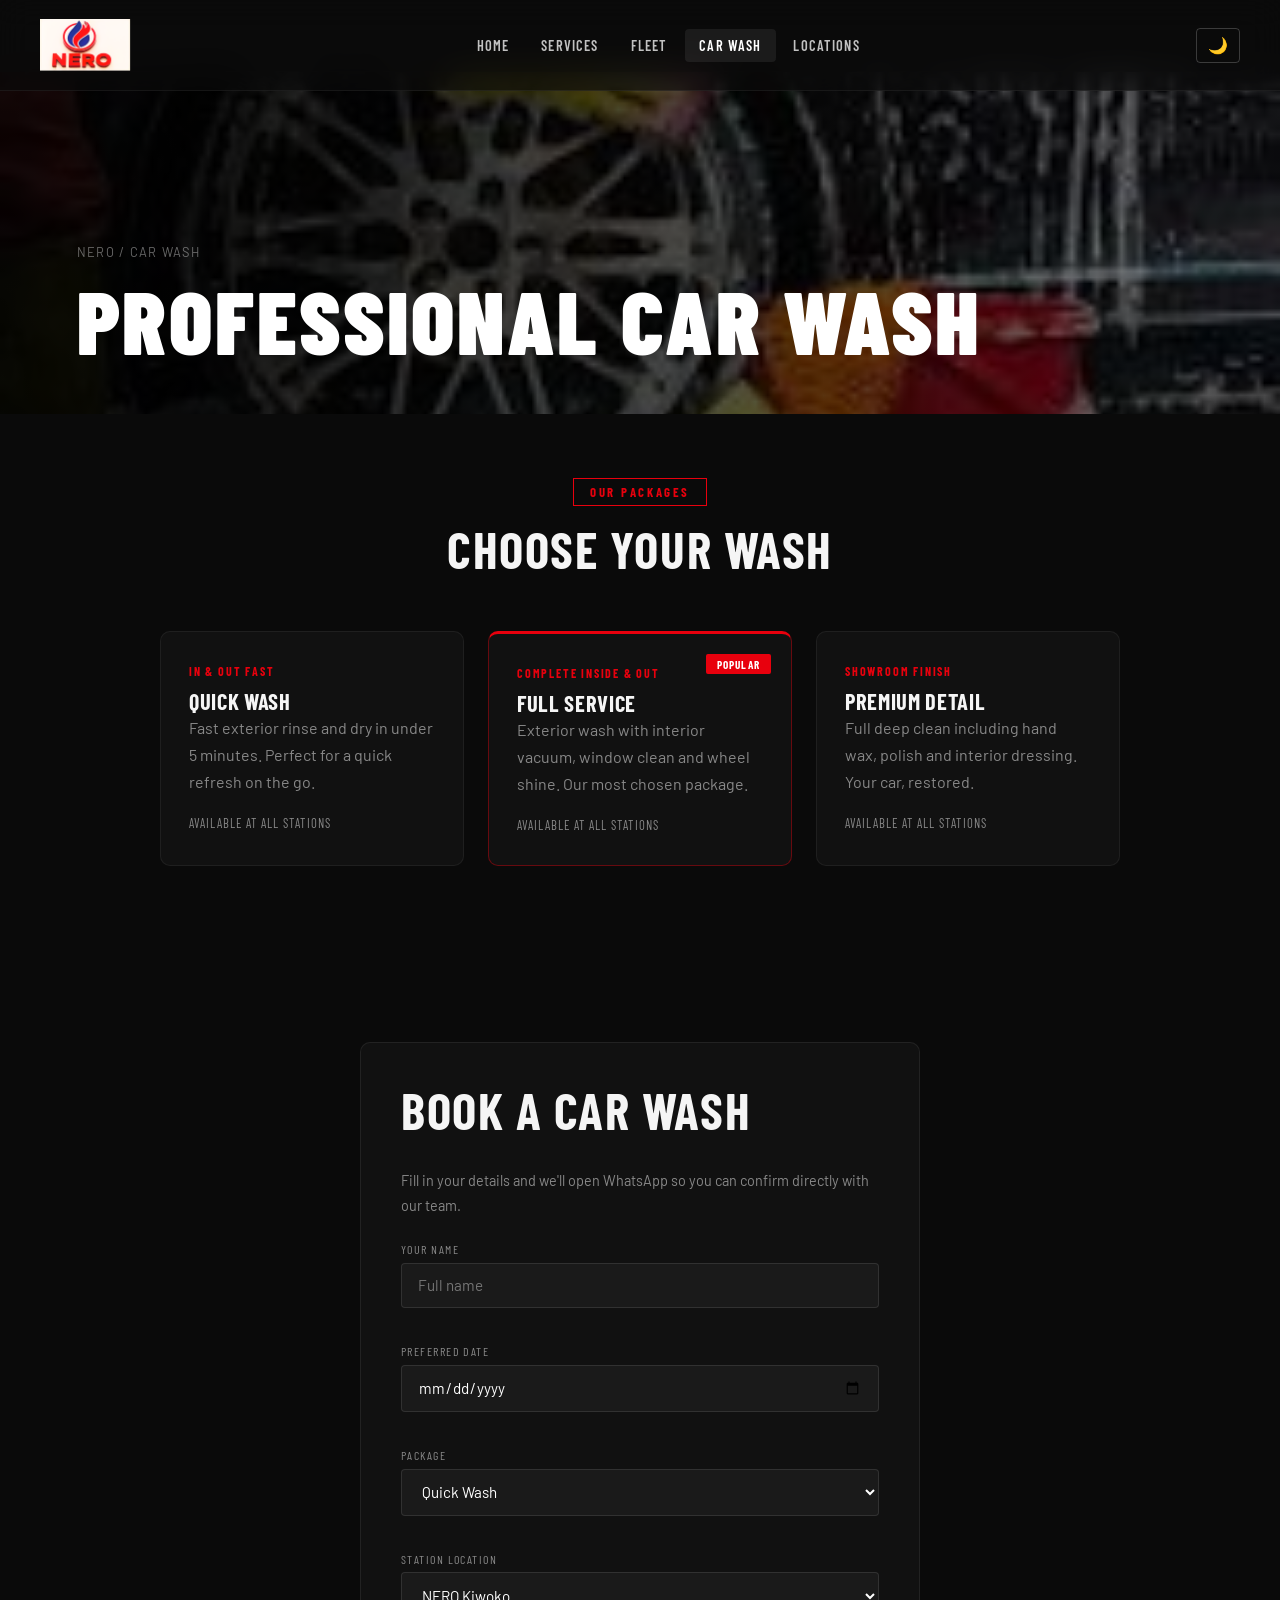
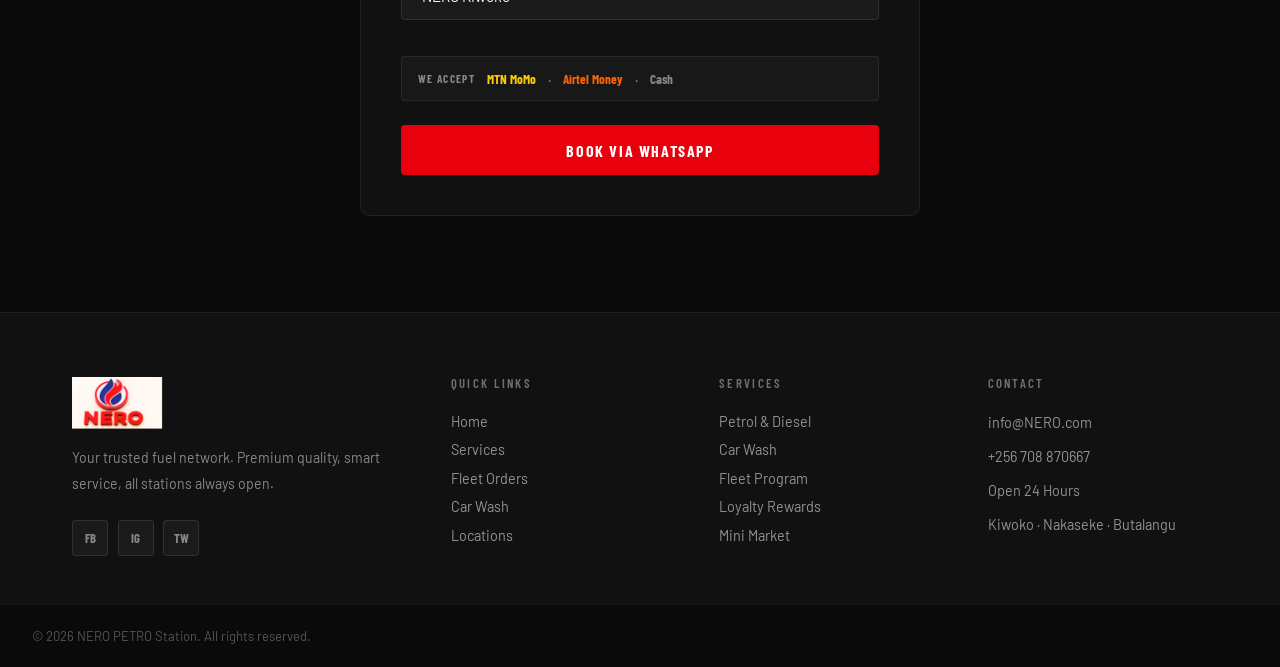
<file: pages/carwash.html>
<!DOCTYPE html>
<html lang="en">
<head>
<meta charset="UTF-8">
<meta name="viewport" content="width=device-width, initial-scale=1.0">
<link rel="icon" href="../images/nerologo2.png" type="image/png">
<title>Car Wash — NERO</title>
<link rel="stylesheet" href="../css/style.css">
<link href="https://fonts.googleapis.com/css2?family=Barlow+Condensed:wght@400;600;700;900&family=Barlow:wght@300;400;500&display=swap" rel="stylesheet">
</head>
<body>

<header id="mainHeader">
  <a href="../index.html" class="logo-wrap">
    <img src="../images/nerologo2.png" alt="NERO" id="logo">
    <span class="logo-text"><span></span></span>
  </a>
  <nav class="main-nav" id="mainNav">
    <a href="../index.html">Home</a>
    <a href="services.html">Services</a>
    <!--<a href="prices.html">Fuel Prices</a>-->
    <a href="fleet.html">Fleet</a>
    <a href="carwash.html" class="active">Car Wash</a>
    <a href="location.html">Locations</a>
    <!--<a href="pages/admin.html" class="nav-admin">Admin</a>-->
  </nav>
  <div class="header-right">
    <button id="themeToggle">🌙</button>
    <div class="menu-toggle" id="menuToggle"><span></span><span></span><span></span></div>
  </div>
</header>

<div class="page-hero" style="background-image: linear-gradient(to right, rgba(0,0,0,0.92), rgba(0,0,0,0.5)), url('../images/carwash.jpg');">
  <div class="breadcrumb">NERO / Car Wash</div>
  <h1>Professional Car Wash</h1>
</div>

<!-- PACKAGES -->
<section class="section visible" style="padding-top:4rem;">
  <div class="container">
    <div class="section-header">
      <span class="section-tag">Our Packages</span>
      <h2>Choose Your Wash</h2>
    </div>
    <div style="display:grid; grid-template-columns: repeat(auto-fit, minmax(260px, 1fr)); gap:1.5rem; max-width:960px; margin:0 auto 4rem;">
      <div class="card">
        <div style="font-family:var(--font-head); font-size:0.75rem; font-weight:700; letter-spacing:0.15em; color:var(--red); text-transform:uppercase; margin-bottom:0.75rem;">In &amp; Out Fast</div>
        <h3>Quick Wash</h3>
        <p>Fast exterior rinse and dry in under 5 minutes. Perfect for a quick refresh on the go.</p>
        <div style="margin-top:1.25rem; font-family:var(--font-head); font-size:0.8rem; letter-spacing:0.08em; color:var(--muted); text-transform:uppercase;">Available at all stations</div>
      </div>
      <div class="card" style="border-color: rgba(232,0,13,0.4); border-top: 3px solid var(--red); position:relative;">
        <div style="position:absolute; top:1.25rem; right:1.25rem; background:var(--red); color:#fff; font-family:var(--font-head); font-size:0.7rem; font-weight:700; letter-spacing:0.1em; text-transform:uppercase; padding:0.2rem 0.7rem; border-radius:2px;">Popular</div>
        <div style="font-family:var(--font-head); font-size:0.75rem; font-weight:700; letter-spacing:0.15em; color:var(--red); text-transform:uppercase; margin-bottom:0.75rem;">Complete Inside &amp; Out</div>
        <h3>Full Service</h3>
        <p>Exterior wash with interior vacuum, window clean and wheel shine. Our most chosen package.</p>
        <div style="margin-top:1.25rem; font-family:var(--font-head); font-size:0.8rem; letter-spacing:0.08em; color:var(--muted); text-transform:uppercase;">Available at all stations</div>
      </div>
      <div class="card">
        <div style="font-family:var(--font-head); font-size:0.75rem; font-weight:700; letter-spacing:0.15em; color:var(--red); text-transform:uppercase; margin-bottom:0.75rem;">Showroom Finish</div>
        <h3>Premium Detail</h3>
        <p>Full deep clean including hand wax, polish and interior dressing. Your car, restored.</p>
        <div style="margin-top:1.25rem; font-family:var(--font-head); font-size:0.8rem; letter-spacing:0.08em; color:var(--muted); text-transform:uppercase;">Available at all stations</div>
      </div>
    </div>
  </div>
</section>

<!-- BOOKING FORM -->
<section class="section" style="padding-top:1rem;">
  <div class="container">
    <div class="form-section">
      <h2>Book a Car Wash</h2>
      <p style="margin-bottom:1.5rem; font-size:0.9rem; color:var(--muted);">Fill in your details and we'll open WhatsApp so you can confirm directly with our team.</p>
      <div class="form-group">
        <label>Your Name</label>
        <input type="text" id="cwName" placeholder="Full name">
      </div>
      <div class="form-group">
        <label>Preferred Date</label>
        <input type="date" id="cwDate">
      </div>
      <div class="form-group">
        <label>Package</label>
        <select id="cwPackage">
          <option>Quick Wash</option>
          <option>Full Service</option>
          <option>Premium Detail</option>
        </select>
      </div>
      <div class="form-group">
        <label>Station Location</label>
        <select id="cwStation">
          <option>NERO Kiwoko</option>
          <option>NERO Nakaseke</option>
          <option>NERO Butalangu</option>
        </select>
      </div>

      <!-- Mobile Money badge -->
      <div style="display:flex; align-items:center; gap:0.75rem; padding:0.75rem 1rem; background:rgba(255,255,255,0.03); border:1px solid rgba(255,255,255,0.07); border-radius:var(--radius); margin-bottom:1rem;">
        <span style="font-family:var(--font-head); font-size:0.7rem; font-weight:700; letter-spacing:0.12em; text-transform:uppercase; color:var(--muted);">We accept</span>
        <span style="font-family:var(--font-head); font-size:0.82rem; font-weight:700; color:#ffcc00;">MTN MoMo</span>
        <span style="color:var(--muted);">·</span>
        <span style="font-family:var(--font-head); font-size:0.82rem; font-weight:700; color:#ff6200;">Airtel Money</span>
        <span style="color:var(--muted);">·</span>
        <span style="font-family:var(--font-head); font-size:0.82rem; font-weight:700; color:var(--muted);">Cash</span>
      </div>

      <button class="btn btn-primary" style="width:100%; margin-top:0.5rem;" onclick="bookCarWashWhatsApp()">
        Book via WhatsApp
      </button>
    </div>
  </div>
</section>

<script>
function bookCarWashWhatsApp() {
  const name    = document.getElementById('cwName').value.trim();
  const date    = document.getElementById('cwDate').value;
  const pkg     = document.getElementById('cwPackage').value;
  const station = document.getElementById('cwStation').value;
  let msg = 'Hello NERO, I would like to book a car wash.';
  if (name)    msg += `\nName: ${name}`;
  if (pkg)     msg += `\nPackage: ${pkg}`;
  if (station) msg += `\nStation: ${station}`;
  if (date)    msg += `\nPreferred Date: ${date}`;
  window.open(`https://wa.me/256708870667?text=${encodeURIComponent(msg)}`, '_blank');
}
</script>

<footer>
  <div class="footer-inner container">
    <div class="footer-brand">
      <img src="../images/nerologo2.png" alt="NERO" class="footer-logo-img">
      <p>Your trusted fuel network. Premium quality, smart service, all stations always open.</p>
      <div class="footer-socials">
        <a href="#">FB</a>
        <a href="#">IG</a>
        <a href="#">TW</a>
      </div>
    </div>
    <div class="footer-links">
      <h4>Quick Links</h4>
      <ul>
        <li><a href="../index.html">Home</a></li>
        <li><a href="services.html">Services</a></li>
        <li><a href="fleet.html">Fleet Orders</a></li>
        <li><a href="carwash.html">Car Wash</a></li>
        <li><a href="location.html">Locations</a></li>
      </ul>
    </div>
    <div class="footer-links">
      <h4>Services</h4>
      <ul>
        <li><a href="services.html">Petrol &amp; Diesel</a></li>
        <li><a href="carwash.html">Car Wash</a></li>
        <li><a href="fleet.html">Fleet Program</a></li>
        <li><a href="services.html">Loyalty Rewards</a></li>
        <li><a href="services.html">Mini Market</a></li>
      </ul>
    </div>
    <div class="footer-contact">
      <h4>Contact</h4>
      <p>info@NERO.com</p>
      <p>+256 708 870667</p>
      <p>Open 24 Hours</p>
      <p>Kiwoko · Nakaseke · Butalangu</p>
    </div>
  </div>
  <div class="footer-bottom">
    <p>© 2026 NERO PETRO Station. All rights reserved.</p>
  </div>
</footer>

<script src="../js/theme.js"></script>
<script src="../js/script.js"></script>
</body>
</html>
</file>
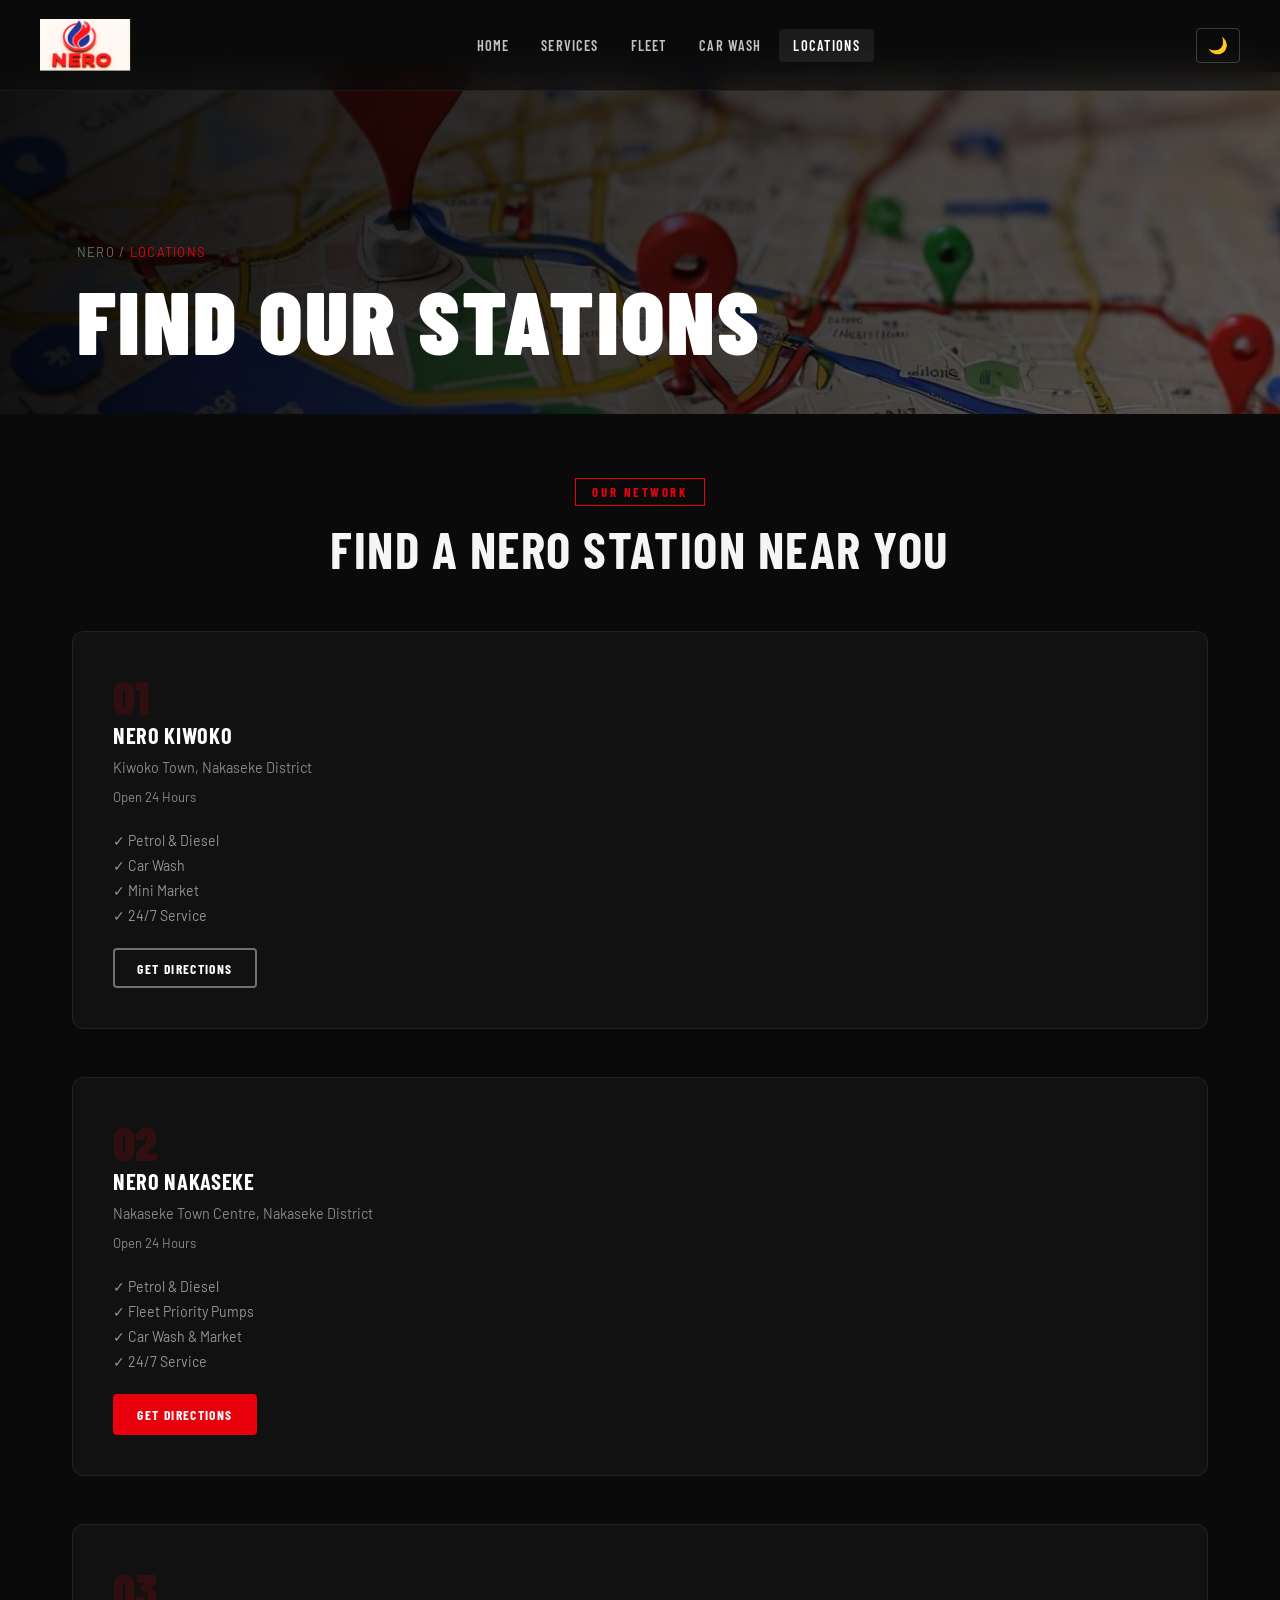
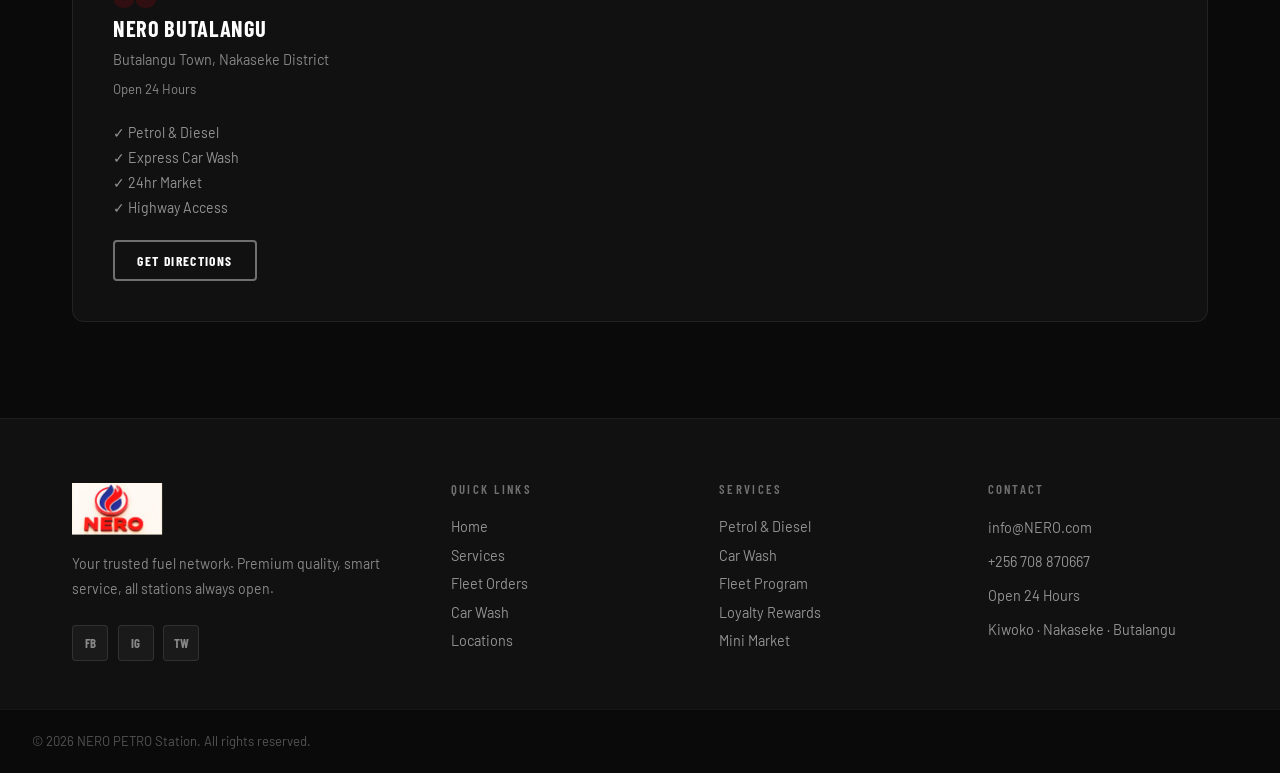
<file: pages/location.html>
<!DOCTYPE html>
<html lang="en">
<head>
<meta charset="UTF-8">
<meta name="viewport" content="width=device-width, initial-scale=1.0">
<link rel="icon" href="../images/nerologo2.png" type="image/png">
<title>Locations — NERO</title>
<link rel="stylesheet" href="../css/style.css">
<link href="https://fonts.googleapis.com/css2?family=Barlow+Condensed:wght@400;600;700;900&family=Barlow:wght@300;400;500&display=swap" rel="stylesheet">
</head>
<body>

<header id="mainHeader">
  <a href="../index.html" class="logo-wrap">
    <img src="../images/nerologo2.png" alt="NERO" id="logo">
    <span class="logo-text"><span></span></span>
  </a>
  <nav class="main-nav" id="mainNav">
    <a href="../index.html">Home</a>
    <a href="services.html">Services</a>
    <!--<a href="prices.html">Fuel Prices</a>-->
    <a href="fleet.html">Fleet</a>
    <a href="carwash.html">Car Wash</a>
    <a href="location.html" class="active">Locations</a>
    <!--<a href="pages/admin.html" class="nav-admin">Admin</a>-->
  </nav>
  <div class="header-right">
    <button id="themeToggle">🌙</button>
    <div class="menu-toggle" id="menuToggle"><span></span><span></span><span></span></div>
  </div>
</header>

<div class="page-hero" style="background-image: linear-gradient(to right, rgba(0,0,0,0.92), rgba(0,0,0,0.55)), url('../images/location.jpg');">
  <div class="breadcrumb">NERO / <span>Locations</span></div>
  <h1>Find Our Stations</h1>
</div>

<!-- LOCATION CARDS -->
<section class="section visible" style="padding-top:4rem;">
  <div class="container">
    <div class="section-header">
      <span class="section-tag">Our Network</span>
      <h2>Find a Nero station Near You</h2>
    </div>

    <!-- STATION 1 -->
    <div style="display:grid; grid-template-columns:1fr 1.6fr; gap:2rem; align-items:start; margin-bottom:3rem; background:var(--dark); border:1px solid rgba(255,255,255,0.07); border-radius:12px; overflow:hidden;">
      <div style="padding:2.5rem;">
        <div style="font-family:var(--font-head); font-size:3rem; font-weight:900; color:rgba(232,0,13,0.15); line-height:1; margin-bottom:-0.5rem;">01</div>
        <h3 style="color:var(--white); margin:0.75rem 0 0.5rem;">NERO Kiwoko</h3>
        <p style="margin-bottom:0.35rem; font-size:0.9rem;">Kiwoko Town, Nakaseke District</p>
        <p style="margin-bottom:1.5rem; font-size:0.82rem; color:var(--muted);">Open 24 Hours</p>
        <ul style="display:flex; flex-direction:column; gap:0.5rem; margin-bottom:1.5rem;">
          <li style="font-size:0.88rem; color:rgba(255,255,255,0.55);">✓ Petrol & Diesel</li>
          <li style="font-size:0.88rem; color:rgba(255,255,255,0.55);">✓ Car Wash</li>
          <li style="font-size:0.88rem; color:rgba(255,255,255,0.55);">✓ Mini Market</li>
          <li style="font-size:0.88rem; color:rgba(255,255,255,0.55);">✓ 24/7 Service</li>
        </ul>
        <a href="https://maps.app.goo.gl/nMHhwyh8y99r3eC2A?g_st=ic" target="_blank" class="btn btn-outline btn-sm">Get Directions</a>
      </div>
      <div class="location">
        <iframe
          src="https://maps.google.com/maps?q=Kiwoko+Uganda&z=15&output=embed"
          width="100%" height="280" style="border:0; border-radius:0; margin:0; display:block;" allowfullscreen loading="lazy">
        </iframe>
      </div>
    </div>

    <!-- STATION 2 -->
    <div style="display:grid; grid-template-columns:1fr 1.6fr; gap:2rem; align-items:start; margin-bottom:3rem; background:var(--dark); border:1px solid rgba(255,255,255,0.07); border-radius:12px; overflow:hidden;">
      <div style="padding:2.5rem;">
        <div style="font-family:var(--font-head); font-size:3rem; font-weight:900; color:rgba(232,0,13,0.15); line-height:1; margin-bottom:-0.5rem;">02</div>
        <h3 style="color:var(--white); margin:0.75rem 0 0.5rem;">NERO Nakaseke</h3>
        <p style="margin-bottom:0.35rem; font-size:0.9rem;">Nakaseke Town Centre, Nakaseke District</p>
        <p style="margin-bottom:1.5rem; font-size:0.82rem; color:var(--muted);">Open 24 Hours</p>
        <ul style="display:flex; flex-direction:column; gap:0.5rem; margin-bottom:1.5rem;">
          <li style="font-size:0.88rem; color:rgba(255,255,255,0.55);">✓ Petrol & Diesel</li>
          <li style="font-size:0.88rem; color:rgba(255,255,255,0.55);">✓ Fleet Priority Pumps</li>
          <li style="font-size:0.88rem; color:rgba(255,255,255,0.55);">✓ Car Wash & Market</li>
          <li style="font-size:0.88rem; color:rgba(255,255,255,0.55);">✓ 24/7 Service</li>
        </ul>
        <a href="https://maps.app.goo.gl/nMHhwyh8y99r3eC2A?g_st=ic" target="_blank" class="btn btn-primary btn-sm">Get Directions</a>
      </div>
      <div class="location">
        <iframe
          src="https://maps.google.com/maps?q=Nakaseke+Uganda&z=15&output=embed"
          width="100%" height="280" style="border:0; border-radius:0; margin:0; display:block;" allowfullscreen loading="lazy">
        </iframe>
      </div>
    </div>

    <!-- STATION 3 -->
    <div style="display:grid; grid-template-columns:1fr 1.6fr; gap:2rem; align-items:start; background:var(--dark); border:1px solid rgba(255,255,255,0.07); border-radius:12px; overflow:hidden;">
      <div style="padding:2.5rem;">
        <div style="font-family:var(--font-head); font-size:3rem; font-weight:900; color:rgba(232,0,13,0.15); line-height:1; margin-bottom:-0.5rem;">03</div>
        <h3 style="color:var(--white); margin:0.75rem 0 0.5rem;">NERO Butalangu</h3>
        <p style="margin-bottom:0.35rem; font-size:0.9rem;">Butalangu Town, Nakaseke District</p>
        <p style="margin-bottom:1.5rem; font-size:0.82rem; color:var(--muted);">Open 24 Hours</p>
        <ul style="display:flex; flex-direction:column; gap:0.5rem; margin-bottom:1.5rem;">
          <li style="font-size:0.88rem; color:rgba(255,255,255,0.55);">✓ Petrol & Diesel</li>
          <li style="font-size:0.88rem; color:rgba(255,255,255,0.55);">✓ Express Car Wash</li>
          <li style="font-size:0.88rem; color:rgba(255,255,255,0.55);">✓ 24hr Market</li>
          <li style="font-size:0.88rem; color:rgba(255,255,255,0.55);">✓ Highway Access</li>
        </ul>
        <a href="https://maps.app.goo.gl/PLgkYdh5cxWp8JKV9?g_st=ic" target="_blank" class="btn btn-outline btn-sm">Get Directions</a>
      </div>
      <div class="location">
        <iframe
          src="https://maps.google.com/maps?q=0.8229166,32.2443118&z=16&output=embed"
          width="100%" height="280" style="border:0; border-radius:0; margin:0; display:block;" allowfullscreen loading="lazy">
        </iframe>
      </div>
    </div>

  </div>
</section>

<footer>
  <div class="footer-inner container">
    <div class="footer-brand">
      <img src="../images/nerologo2.png" alt="NERO" class="footer-logo-img">
      <p>Your trusted fuel network. Premium quality, smart service, all stations always open.</p>
      <div class="footer-socials">
        <a href="#">FB</a>
        <a href="#">IG</a>
        <a href="#">TW</a>
      </div>
    </div>
    <div class="footer-links">
      <h4>Quick Links</h4>
      <ul>
        <li><a href="../index.html">Home</a></li>
        <li><a href="services.html">Services</a></li>
        <li><a href="fleet.html">Fleet Orders</a></li>
        <li><a href="carwash.html">Car Wash</a></li>
        <li><a href="location.html">Locations</a></li>
      </ul>
    </div>
    <div class="footer-links">
      <h4>Services</h4>
      <ul>
        <li><a href="services.html">Petrol &amp; Diesel</a></li>
        <li><a href="carwash.html">Car Wash</a></li>
        <li><a href="fleet.html">Fleet Program</a></li>
        <li><a href="services.html">Loyalty Rewards</a></li>
        <li><a href="services.html">Mini Market</a></li>
      </ul>
    </div>
    <div class="footer-contact">
      <h4>Contact</h4>
      <p>info@NERO.com</p>
      <p>+256 708 870667</p>
      <p>Open 24 Hours</p>
      <p>Kiwoko · Nakaseke · Butalangu</p>
    </div>
  </div>
  <div class="footer-bottom">
    <p>© 2026 NERO PETRO Station. All rights reserved.</p>
  </div>
</footer>

<script src="../js/theme.js"></script>
<script src="../js/script.js"></script>
</body>
</html>
</file>
<file: css/style.css>
/* ===================================================
   NERO — PREMIUM DARK CSS
   Bold / Red / Black / Industrial
=================================================== */

/* ── FONTS ── */
@import url('https://fonts.googleapis.com/css2?family=Barlow+Condensed:wght@400;600;700;900&family=Barlow:wght@300;400;500&display=swap');

/* ── VARIABLES ── */
:root {
  --red:       #e8000d;
  --red-dark:  #b0000a;
  --red-glow:  rgba(232,0,13,0.35);
  --black:     #0a0a0a;
  --dark:      #111111;
  --dark2:     #1a1a1a;
  --dark3:     #222222;
  --mid:       #333333;
  --light:     #f5f5f5;
  --muted:     #888888;
  --white:     #ffffff;
  --font-head: 'Barlow Condensed', sans-serif;
  --font-body: 'Barlow', sans-serif;
  --radius:    4px;
  --radius-lg: 10px;
  --trans:     0.3s ease;
  --shadow:    0 8px 32px rgba(0,0,0,0.5);
}

/* ── RESET ── */
*, *::before, *::after {
  margin: 0; padding: 0;
  box-sizing: border-box;
}

html { scroll-behavior: smooth; }

body {
  font-family: var(--font-body);
  background: var(--black);
  color: var(--light);
  min-height: 100vh;
  transition: background var(--trans), color var(--trans);
  overflow-x: hidden;
}

/* ══════════════════════════════
   LIGHT MODE — WARM OFF-WHITE PREMIUM
══════════════════════════════ */

/* ── CSS variables override for light mode ── */
body.light {
  background: #f7f4f0;
  color: #1a1208;

  /* Override dark vars for light context */
  --black:  #f7f4f0;
  --dark:   #ffffff;
  --dark2:  #f0ece6;
  --dark3:  #e8e3dc;
  --mid:    #d4cec6;
  --light:  #1a1208;
  --muted:  #7a6f64;
  --white:  #1a1208;
}

/* ── Body & base text ── */
body.light p { color: #5a5048; }
body.light h1, body.light h2, body.light h3,
body.light h4 { color: #1a1208; }

/* ── Header ── */
body.light header {
  background: rgba(255,252,248,0.96);
  border-bottom: 2px solid var(--red);
  box-shadow: 0 2px 20px rgba(26,18,8,0.08);
}
body.light header.scrolled {
  background: rgba(255,252,248,0.99);
}
body.light nav.main-nav a { color: #3a3028; }
body.light nav.main-nav a:hover,
body.light nav.main-nav a.active { color: #1a1208; background: rgba(232,0,13,0.06); }
body.light .logo-text { color: #1a1208; }
body.light #themeToggle { border-color: rgba(26,18,8,0.15); color: #3a3028; }

/* ── Ticker stays dark — brand anchor ── */
body.light .ticker-bar { background: #1a1208; }

/* ── Sections alternate warm tones ── */
body.light section.section { background: #f7f4f0; }
body.light .why-section    { background: #ffffff; }
body.light .promos-section { background: #ffffff; border-bottom: 1px solid #e8e3dc; }
body.light .status-section { background: #f7f4f0; }
body.light .fuel-explainer-section { background: #ffffff; border-color: #e8e3dc; }
body.light .loyalty-section { background: #f7f4f0; border-color: #e8e3dc; }
body.light .news-section { background: #ffffff; }
body.light .locations-section { background: #f7f4f0; }
body.light .services-section { background: #ffffff; }

/* ── Cards — white with warm shadows ── */
body.light .card {
  background: #ffffff;
  border-color: #e8e3dc;
  box-shadow: 0 2px 12px rgba(26,18,8,0.06);
  color: #1a1208;
}
body.light .card:hover {
  box-shadow: 0 8px 28px rgba(26,18,8,0.12);
  border-color: rgba(232,0,13,0.3);
}
body.light .card h3,
body.light .card h4 { color: #1a1208; }
body.light .card p { color: #5a5048; }

/* ── Service cards ── */
body.light .service-card { background: #1a1208; }
body.light .service-card-bg { opacity: 0.25; }
body.light .service-card:hover .service-card-bg { opacity: 0.4; }

/* ── Why cards ── */
body.light .why-card {
  background: #f7f4f0;
  border-color: #e8e3dc;
  box-shadow: 0 2px 12px rgba(26,18,8,0.05);
}
body.light .why-card:hover { border-color: rgba(232,0,13,0.3); background: #fff; }
body.light .why-card h4 { color: #1a1208; }
body.light .why-card p  { color: #5a5048; }
body.light .why-icon {
  background: rgba(232,0,13,0.08);
  border-color: rgba(232,0,13,0.2);
}

/* ── Location cards ── */
body.light .location-card {
  background: #ffffff;
  border-color: #e8e3dc;
  color: #1a1208;
  box-shadow: 0 2px 16px rgba(26,18,8,0.07);
}
body.light .location-card:hover {
  box-shadow: 0 12px 36px rgba(26,18,8,0.13);
  border-color: rgba(232,0,13,0.35);
}
body.light .location-card h3 { color: #1a1208; }
body.light .location-card > p { color: #5a5048; }
body.light .location-card ul li { color: #7a6f64; }
body.light .location-num { color: rgba(232,0,13,0.12); }
body.light .location-badge { background: var(--red); color: #fff; }

/* ── News cards ── */
body.light .news-card {
  background: #ffffff;
  border-color: #e8e3dc;
  color: #1a1208;
  box-shadow: 0 2px 12px rgba(26,18,8,0.06);
}
body.light .news-card:hover {
  border-color: rgba(232,0,13,0.3);
  box-shadow: 0 8px 28px rgba(26,18,8,0.1);
}
body.light .news-card h3 { color: #1a1208; }
body.light .news-card p  { color: #5a5048; }

/* ── Promo cards ── */
body.light .promo-card {
  background: #ffffff;
  border-color: #e8e3dc;
  box-shadow: 0 2px 12px rgba(26,18,8,0.06);
}
body.light .promo-card:hover {
  border-color: rgba(232,0,13,0.3);
  box-shadow: 0 8px 28px rgba(26,18,8,0.1);
}
body.light .promo-card h3 { color: #1a1208; }
body.light .promo-card p  { color: #5a5048; }
body.light .promo-card-expiry { color: #a09488; border-top-color: #e8e3dc; }

/* ── Status cards ── */
body.light .status-card {
  background: #ffffff;
  border-color: #e8e3dc;
  box-shadow: 0 2px 12px rgba(26,18,8,0.06);
}
body.light .status-card:hover { border-color: rgba(26,18,8,0.2); }
body.light .status-name { color: #1a1208; }
body.light .status-address { color: #7a6f64; }
body.light .status-pill {
  background: rgba(26,18,8,0.05);
  border-color: rgba(26,18,8,0.1);
  color: #7a6f64;
}
body.light .status-wait { color: #9a8f84; border-top-color: #e8e3dc; }

/* ── Fuel explainer cards ── */
body.light .fuel-type-card { border-color: #e8e3dc; }
body.light .fuel-type-card:hover { border-color: rgba(232,0,13,0.35); }
body.light .fuel-type-body { background: #ffffff; }
body.light .fuel-type-body h3 { color: #1a1208; }
body.light .fuel-type-body p  { color: #5a5048; }
body.light .fuel-vehicle-row  { color: #5a5048; }
body.light .fuel-vehicle-icon {
  background: rgba(232,0,13,0.07);
  border-color: rgba(232,0,13,0.15);
}
body.light .fuel-type-tip {
  background: rgba(26,18,8,0.04);
  color: #7a6f64;
}
body.light .fuel-type-tip strong { color: #3a3028; }
body.light .fuel-type-card.petrol .fuel-type-img-placeholder {
  background: linear-gradient(135deg, rgba(232,0,13,0.12), rgba(26,18,8,0.08));
}
body.light .fuel-type-card.diesel .fuel-type-img-placeholder {
  background: linear-gradient(135deg, rgba(30,80,200,0.1), rgba(26,18,8,0.08));
}

.fuel-type-real-img {
  width: 100%;
  height: 200px;
  object-fit: cover;
  display: block;
  filter: brightness(0.75);
  transition: filter 0.4s ease;
}
.fuel-type-card:hover .fuel-type-real-img { filter: brightness(0.9); }

/* ── Loyalty section ── */
body.light .loyalty-calc {
  background: #f0ece6;
  border-color: #e0dbd2;
}
body.light .loyalty-calc label { color: #7a6f64; }
body.light .loyalty-input-row input {
  background: #ffffff;
  border-color: #d4cec6;
  color: #1a1208;
}
body.light .points-result { color: #5a5048; }
body.light .loyalty-card-visual {
  background: linear-gradient(135deg, #2a1a10 0%, #4a0a05 50%, #1a1208 100%);
  border-color: rgba(232,0,13,0.5);
}

/* ── Section headers & tags ── */
body.light .section-tag {
  color: var(--red);
  border-color: rgba(232,0,13,0.4);
  background: rgba(232,0,13,0.05);
}
body.light h2 { color: #1a1208; }
body.light .section-header p { color: #5a5048; }

/* ── Buttons in light mode ── */
body.light .btn-outline {
  color: #1a1208;
  border-color: rgba(26,18,8,0.3);
}
body.light .btn-outline:hover {
  border-color: var(--red);
  color: var(--red);
}

/* ── Page hero (inner pages) ── */
body.light .page-hero { background-color: #1a1208; }
body.light .page-hero .breadcrumb { color: rgba(255,255,255,0.4); }

/* ── Footer stays dark — strong anchor ── */
body.light footer { background: #1a1208; color: #fff; }
body.light .footer-bottom { background: #0f0a04; color: #fff; }
body.light .footer-brand p { color: rgba(255,255,255,0.55); }
body.light .footer-links h4 { color: rgba(255,255,255,0.4); }
body.light .footer-links a { color: rgba(255,255,255,0.55); }
body.light .footer-links a:hover { color: var(--red); }
body.light .footer-contact p { color: rgba(255,255,255,0.55); }
body.light .footer-admin-link { color: rgba(255,255,255,0.2); border-color: rgba(255,255,255,0.08); }
body.light .footer-admin-link:hover { color: var(--red); border-color: var(--red); }
body.light .footer-socials a { background: rgba(255,255,255,0.08); border-color: rgba(255,255,255,0.1); color: rgba(255,255,255,0.5); }
body.light .footer-socials a:hover { background: var(--red); color: #fff; }

/* ── Inputs & forms ── */
body.light input[type="text"],
body.light input[type="email"],
body.light input[type="number"],
body.light input[type="date"],
body.light select,
body.light textarea {
  background: #ffffff;
  border-color: #d4cec6;
  color: #1a1208;
}
body.light input:focus,
body.light select:focus,
body.light textarea:focus { border-color: var(--red); }

/* ── Hero scroll hint ── */
body.light .hero-scroll-hint span { color: rgba(255,255,255,0.5); }

/* ── Why left text ── */
body.light .why-left h2 { color: #1a1208; }
body.light .why-left p  { color: #5a5048; }

/* ── "Still not sure" callout ── */
body.light #fuelGuide > .container > div:last-child {
  background: rgba(232,0,13,0.05);
  border-color: rgba(232,0,13,0.2);
}
body.light #fuelGuide > .container > div:last-child p { color: #5a5048; }

/* ── UTILITY ── */
.container {
  max-width: 1200px;
  margin: 0 auto;
  padding: 0 2rem;
}

a { text-decoration: none; color: inherit; }

img { max-width: 100%; display: block; }

ul { list-style: none; }

/* ── TYPOGRAPHY ── */
h1, h2, h3, h4 {
  font-family: var(--font-head);
  text-transform: uppercase;
  letter-spacing: 0.03em;
  line-height: 1.05;
}

h1 { font-size: clamp(2.8rem, 7vw, 6rem); font-weight: 900; }
h2 { font-size: clamp(2rem, 4vw, 3.2rem); font-weight: 700; }
h3 { font-size: 1.4rem; font-weight: 700; }
h4 { font-size: 1.1rem; font-weight: 600; }

p { font-size: 1rem; line-height: 1.7; color: var(--muted); }

body.light p { color: #555; }

/* ── SECTION BASE ── */
.section {
  padding: 6rem 0;
}

.section-header {
  text-align: center;
  margin-bottom: 3.5rem;
}

.section-tag {
  display: inline-block;
  font-family: var(--font-head);
  font-size: 0.8rem;
  font-weight: 700;
  letter-spacing: 0.2em;
  text-transform: uppercase;
  color: var(--red);
  border: 1px solid var(--red);
  padding: 0.3rem 1rem;
  margin-bottom: 1rem;
}

/* ── BUTTONS ── */
.btn {
  display: inline-block;
  font-family: var(--font-head);
  font-size: 1rem;
  font-weight: 700;
  letter-spacing: 0.1em;
  text-transform: uppercase;
  padding: 0.85rem 2.2rem;
  border-radius: var(--radius);
  cursor: pointer;
  border: 2px solid transparent;
  transition: var(--trans);
}

.btn-primary {
  background: var(--red);
  color: var(--white);
  border-color: var(--red);
}
.btn-primary:hover {
  background: var(--red-dark);
  border-color: var(--red-dark);
  transform: translateY(-2px);
  box-shadow: 0 6px 24px var(--red-glow);
}

.btn-outline {
  background: transparent;
  color: var(--white);
  border-color: rgba(255,255,255,0.4);
}
.btn-outline:hover {
  border-color: var(--red);
  color: var(--red);
  transform: translateY(-2px);
}

.btn-sm {
  padding: 0.6rem 1.4rem;
  font-size: 0.85rem;
}

/* ── HEADER ── */
header {
  position: fixed;
  top: 0; left: 0; right: 0;
  z-index: 1000;
  display: flex;
  align-items: center;
  justify-content: space-between;
  padding: 1.2rem 2.5rem;
  background: rgba(10,10,10,0.6);
  backdrop-filter: blur(16px);
  border-bottom: 1px solid rgba(255,255,255,0.06);
  transition: padding var(--trans), background var(--trans);
}

header.scrolled {
  padding: 0.75rem 2.5rem;
  background: rgba(10,10,10,0.97);
  border-bottom: 1px solid rgba(232,0,13,0.3);
}

.logo-wrap {
  display: flex;
  align-items: center;
  gap: 0.6rem;
  text-decoration: none;
}

#logo {
  height: 52px;
  width: auto;
  object-fit: contain;
}

.logo-text {
  font-family: var(--font-head);
  font-size: 1.5rem;
  font-weight: 900;
  letter-spacing: 0.06em;
  color: var(--white);
  text-transform: uppercase;
}

.logo-text span { color: var(--red); }

nav.main-nav {
  display: flex;
  align-items: center;
  gap: 0.2rem;
}

nav.main-nav a {
  font-family: var(--font-head);
  font-size: 0.9rem;
  font-weight: 600;
  letter-spacing: 0.08em;
  text-transform: uppercase;
  color: rgba(255,255,255,0.75);
  padding: 0.5rem 0.9rem;
  border-radius: var(--radius);
  transition: var(--trans);
  position: relative;
}

nav.main-nav a:hover,
nav.main-nav a.active {
  color: var(--white);
  background: rgba(255,255,255,0.07);
}

nav.main-nav a.nav-admin {
  background: var(--red);
  color: var(--white);
  margin-left: 0.5rem;
  border-radius: var(--radius);
}
nav.main-nav a.nav-admin:hover {
  background: var(--red-dark);
}

.header-right {
  display: flex;
  align-items: center;
  gap: 0.75rem;
}

#themeToggle {
  background: transparent;
  border: 1px solid rgba(255,255,255,0.2);
  color: var(--white);
  padding: 0.45rem 0.7rem;
  border-radius: var(--radius);
  cursor: pointer;
  font-size: 1rem;
  transition: var(--trans);
}
#themeToggle:hover { border-color: var(--red); }

/* hamburger */
.menu-toggle {
  display: none;
  flex-direction: column;
  gap: 5px;
  cursor: pointer;
  padding: 4px;
}
.menu-toggle span {
  display: block;
  width: 24px; height: 2px;
  background: var(--white);
  border-radius: 2px;
  transition: var(--trans);
}

/* ── HERO ── */
.hero {
  position: relative;
  height: 78vh;
  min-height: 520px;
  max-height: 780px;
  display: flex;
  flex-direction: column;
  justify-content: center;
  align-items: flex-start;
  overflow: hidden;
}

.hero-bg-slider {
  position: absolute;
  inset: 0;
  z-index: 0;
}

.hero-slide {
  position: absolute;
  inset: 0;
  background-size: cover;
  background-position: center;
  opacity: 0;
  transition: opacity 1.2s ease;
}
.hero-slide.active { opacity: 1; }

.hero-overlay {
  position: absolute;
  inset: 0;
  background: linear-gradient(
    105deg,
    rgba(0,0,0,0.85) 0%,
    rgba(0,0,0,0.55) 60%,
    rgba(232,0,13,0.08) 100%
  );
  z-index: 1;
}

.hero-content {
  position: relative;
  z-index: 2;
  padding: 0 2.5rem 0 6%;
  max-width: 700px;
}

.hero-tag {
  font-family: var(--font-head);
  font-size: 0.8rem;
  font-weight: 700;
  letter-spacing: 0.2em;
  text-transform: uppercase;
  color: var(--red);
  margin-bottom: 1.2rem;
  display: flex;
  align-items: center;
  gap: 0.5rem;
}
.hero-tag::before {
  content: '';
  display: inline-block;
  width: 32px; height: 2px;
  background: var(--red);
}

.hero-content h1 {
  color: var(--white);
  margin-bottom: 1.2rem;
}

.hero-content h1 span {
  color: var(--red);
  display: block;
}

.hero-content p {
  color: rgba(255,255,255,0.65);
  font-size: 1.15rem;
  margin-bottom: 2rem;
  max-width: 480px;
}

.hero-actions {
  display: flex;
  gap: 1rem;
  flex-wrap: wrap;
}

/* hero stats bar */
.hero-stats {
  position: absolute;
  bottom: 0; left: 0; right: 0;
  z-index: 3;
  background: rgba(0,0,0,0.75);
  backdrop-filter: blur(10px);
  border-top: 1px solid rgba(255,255,255,0.07);
  display: flex;
  align-items: center;
  justify-content: center;
  gap: 0;
  padding: 1.4rem 2rem;
}

.stat {
  display: flex;
  flex-direction: column;
  align-items: center;
  padding: 0 3rem;
}

.stat-num {
  font-family: var(--font-head);
  font-size: 2rem;
  font-weight: 900;
  color: var(--red);
  line-height: 1;
}

.stat-label {
  font-size: 0.75rem;
  letter-spacing: 0.12em;
  text-transform: uppercase;
  color: rgba(255,255,255,0.5);
  margin-top: 0.3rem;
}

.stat-divider {
  width: 1px;
  height: 36px;
  background: rgba(255,255,255,0.1);
}

/* scroll hint */
.hero-scroll-hint {
  position: absolute;
  right: 2.5rem;
  bottom: 90px;
  z-index: 3;
  display: flex;
  flex-direction: column;
  align-items: center;
  gap: 0.5rem;
}
.hero-scroll-hint span {
  font-size: 0.65rem;
  letter-spacing: 0.2em;
  text-transform: uppercase;
  color: rgba(255,255,255,0.35);
  writing-mode: vertical-rl;
}
.scroll-line {
  width: 1px; height: 50px;
  background: linear-gradient(to bottom, rgba(255,255,255,0.3), transparent);
  animation: scrollPulse 2s ease-in-out infinite;
}
@keyframes scrollPulse {
  0%, 100% { opacity: 0.3; transform: scaleY(1); }
  50% { opacity: 1; transform: scaleY(1.1); }
}

/* ── TICKER BAR ── */
.ticker-bar {
  background: var(--dark);
  border-bottom: 1px solid rgba(255,255,255,0.06);
  display: flex;
  align-items: center;
  overflow: hidden;
  height: 44px;
}

.ticker-label {
  font-family: var(--font-head);
  font-size: 0.75rem;
  font-weight: 700;
  letter-spacing: 0.15em;
  color: var(--white);
  background: var(--red);
  padding: 0 1.2rem;
  height: 100%;
  display: flex;
  align-items: center;
  white-space: nowrap;
  flex-shrink: 0;
}

.ticker-track {
  display: flex;
  gap: 3rem;
  animation: tickerScroll 25s linear infinite;
  padding-left: 2rem;
  white-space: nowrap;
}

.ticker-item {
  font-family: var(--font-head);
  font-size: 0.9rem;
  letter-spacing: 0.05em;
  color: rgba(255,255,255,0.6);
  white-space: nowrap;
}

.ticker-item strong {
  color: var(--red);
  font-weight: 700;
}

@keyframes tickerScroll {
  0%   { transform: translateX(0); }
  100% { transform: translateX(-50%); }
}

/* ── SERVICES ── */
.services-grid {
  display: grid;
  grid-template-columns: repeat(3, 1fr);
  gap: 1.5px;
  background: rgba(255,255,255,0.05);
  border: 1px solid rgba(255,255,255,0.05);
}

.service-card {
  background: var(--dark);
  padding: 2.5rem 2rem;
  display: flex;
  flex-direction: column;
  gap: 0.75rem;
  text-decoration: none;
  color: var(--white);
  transition: var(--trans);
  position: relative;
  overflow: hidden;
}

.service-card::before {
  content: '';
  position: absolute;
  bottom: 0; left: 0;
  width: 100%; height: 3px;
  background: var(--red);
  transform: scaleX(0);
  transform-origin: left;
  transition: transform var(--trans);
}

.service-card:hover::before { transform: scaleX(1); }
.service-card:hover { background: var(--dark2); }

.service-card.featured {
  background: var(--dark2);
  border-top: 3px solid var(--red);
}

.service-icon {
  font-size: 2rem;
  margin-bottom: 0.25rem;
}

.service-card h3 {
  font-size: 1.3rem;
  font-family: var(--font-head);
  text-transform: uppercase;
  letter-spacing: 0.05em;
}

.service-card p { font-size: 0.9rem; color: var(--muted); margin: 0; }

.service-arrow {
  font-size: 1.2rem;
  color: var(--red);
  margin-top: auto;
  transition: transform var(--trans);
}
.service-card:hover .service-arrow { transform: translateX(6px); }

/* ── WHY NERO ── */
.why-section {
  background: var(--dark);
  border-top: 1px solid rgba(255,255,255,0.06);
  border-bottom: 1px solid rgba(255,255,255,0.06);
}

.why-container {
  display: grid;
  grid-template-columns: 1fr 1.2fr;
  gap: 5rem;
  align-items: center;
}

.why-left h2 { margin: 1rem 0; }
.why-left p { max-width: 420px; }

.why-right {
  display: flex;
  flex-direction: column;
  gap: 1.25rem;
}

.why-card {
  display: flex;
  align-items: flex-start;
  gap: 1.25rem;
  background: var(--dark2);
  border: 1px solid rgba(255,255,255,0.06);
  padding: 1.5rem;
  border-radius: var(--radius);
  transition: var(--trans);
}
.why-card:hover {
  border-color: rgba(232,0,13,0.4);
  background: var(--dark3);
}

.why-icon {
  font-family: var(--font-head);
  font-size: 1.05rem;
  font-weight: 700;
  letter-spacing: 0.03em;
  color: var(--red);
  flex-shrink: 0;
  width: 48px; height: 48px;
  background: rgba(232,0,13,0.08);
  border: 1px solid rgba(232,0,13,0.25);
  display: flex; align-items: center; justify-content: center;
  border-radius: var(--radius);
}

.why-card h4 { color: var(--white); margin-bottom: 0.3rem; }
.why-card p { font-size: 0.9rem; margin: 0; }

/* ── LOCATIONS ── */
.locations-section { background: var(--black); }

.locations-grid {
  display: grid;
  grid-template-columns: repeat(3, 1fr);
  gap: 1.5rem;
}

.location-card {
  background: var(--dark);
  border: 1px solid rgba(255,255,255,0.07);
  border-radius: var(--radius-lg);
  padding: 2.5rem 2rem;
  display: flex;
  flex-direction: column;
  gap: 1rem;
  position: relative;
  transition: var(--trans);
}
.location-card:hover {
  border-color: rgba(232,0,13,0.4);
  transform: translateY(-4px);
  box-shadow: 0 16px 40px rgba(0,0,0,0.4);
}

.location-card.featured {
  border-color: var(--red);
  background: linear-gradient(160deg, var(--dark2) 0%, rgba(232,0,13,0.06) 100%);
}

.location-badge {
  position: absolute;
  top: 1.25rem; right: 1.25rem;
  background: var(--red);
  color: var(--white);
  font-family: var(--font-head);
  font-size: 0.7rem;
  font-weight: 700;
  letter-spacing: 0.1em;
  text-transform: uppercase;
  padding: 0.25rem 0.75rem;
  border-radius: 2px;
}

.location-num {
  font-family: var(--font-head);
  font-size: 3.5rem;
  font-weight: 900;
  color: rgba(232,0,13,0.15);
  line-height: 1;
  margin-bottom: -0.5rem;
}

.location-card h3 { font-size: 1.2rem; color: var(--white); }
.location-card > p { font-size: 0.9rem; margin: 0; }

.location-card ul {
  display: flex;
  flex-direction: column;
  gap: 0.35rem;
  margin: 0.5rem 0;
}

.location-card ul li {
  font-size: 0.88rem;
  color: rgba(255,255,255,0.55);
}

/* ── LOYALTY ── */
.loyalty-section {
  background: var(--dark);
  border-top: 1px solid rgba(255,255,255,0.06);
}

.loyalty-container {
  display: grid;
  grid-template-columns: 1.2fr 1fr;
  gap: 5rem;
  align-items: center;
}

.loyalty-content h2 { margin: 1rem 0 1.25rem; }

.loyalty-calc {
  margin: 2rem 0;
  background: var(--dark2);
  border: 1px solid rgba(255,255,255,0.08);
  border-radius: var(--radius);
  padding: 1.5rem;
}

.loyalty-calc label {
  font-size: 0.85rem;
  letter-spacing: 0.1em;
  text-transform: uppercase;
  color: var(--muted);
  display: block;
  margin-bottom: 0.75rem;
  font-family: var(--font-head);
}

.loyalty-input-row {
  display: flex;
  align-items: center;
  gap: 1rem;
  flex-wrap: wrap;
}

.loyalty-input-row input {
  background: var(--dark3);
  border: 1px solid rgba(255,255,255,0.12);
  color: var(--white);
  padding: 0.7rem 1rem;
  font-size: 1.1rem;
  border-radius: var(--radius);
  width: 140px;
  font-family: var(--font-body);
}
.loyalty-input-row input:focus {
  outline: none;
  border-color: var(--red);
}

.points-result {
  font-size: 1rem;
  color: rgba(255,255,255,0.6);
}
.points-result strong {
  font-family: var(--font-head);
  font-size: 1.8rem;
  color: var(--red);
  margin-left: 0.3rem;
}

/* loyalty card visual */
.loyalty-visual {
  display: flex;
  justify-content: center;
}

.loyalty-card-visual {
  width: 320px;
  height: 190px;
  background: linear-gradient(135deg, #1a1a1a 0%, #2a0505 50%, #111 100%);
  border: 1px solid rgba(232,0,13,0.4);
  border-radius: 14px;
  padding: 1.75rem;
  display: flex;
  flex-direction: column;
  justify-content: space-between;
  box-shadow: 0 20px 60px rgba(232,0,13,0.15), 0 4px 20px rgba(0,0,0,0.6);
  position: relative;
  overflow: hidden;
}

.loyalty-card-visual::before {
  content: '';
  position: absolute;
  top: -50%; right: -20%;
  width: 280px; height: 280px;
  background: radial-gradient(circle, rgba(232,0,13,0.12) 0%, transparent 70%);
  border-radius: 50%;
}

.lc-logo {
  font-family: var(--font-head);
  font-size: 1.4rem;
  font-weight: 900;
  letter-spacing: 0.12em;
  color: var(--red);
}

.lc-label {
  font-family: var(--font-head);
  font-size: 0.65rem;
  letter-spacing: 0.25em;
  color: rgba(255,255,255,0.4);
  text-transform: uppercase;
}

.lc-points-display {
  font-family: var(--font-head);
  font-size: 3rem;
  font-weight: 900;
  color: var(--white);
  line-height: 1;
}
.lc-points-display small {
  font-size: 0.9rem;
  color: var(--red);
  margin-left: 0.25rem;
}

.lc-name {
  font-size: 0.8rem;
  color: rgba(255,255,255,0.45);
  letter-spacing: 0.08em;
}

/* ── NEWS ── */
.news-section { background: var(--black); }

.news-grid {
  display: grid;
  grid-template-columns: repeat(3, 1fr);
  gap: 1.5rem;
}

.news-card {
  background: var(--dark);
  border: 1px solid rgba(255,255,255,0.06);
  border-radius: var(--radius-lg);
  overflow: hidden;
  transition: var(--trans);
}
.news-card:hover {
  border-color: rgba(232,0,13,0.35);
  transform: translateY(-4px);
}

.news-card.skeleton {
  height: 280px;
  animation: shimmer 1.5s infinite;
  background: linear-gradient(90deg, var(--dark) 25%, var(--dark2) 50%, var(--dark) 75%);
  background-size: 200% 100%;
}
@keyframes shimmer {
  0%   { background-position: 200% 0; }
  100% { background-position: -200% 0; }
}

.news-card img {
  width: 100%; height: 160px;
  object-fit: cover;
}

.news-card-body {
  padding: 1.5rem;
}

.news-card-date {
  font-family: var(--font-head);
  font-size: 0.72rem;
  letter-spacing: 0.12em;
  text-transform: uppercase;
  color: var(--red);
  margin-bottom: 0.5rem;
}

.news-card h3 {
  font-size: 1.1rem;
  color: var(--white);
  margin-bottom: 0.5rem;
}

.news-card p {
  font-size: 0.88rem;
  line-height: 1.6;
  color: var(--muted);
}

/* ── FOOTER ── */
footer {
  background: var(--dark);
  border-top: 1px solid rgba(255,255,255,0.06);
}

.footer-inner {
  display: grid;
  grid-template-columns: 1.5fr 1fr 1fr 1fr;
  gap: 3rem;
  padding-top: 4rem;
  padding-bottom: 3rem;
}

.footer-logo {
  font-family: var(--font-head);
  font-size: 1.8rem;
  font-weight: 900;
  letter-spacing: 0.08em;
  color: var(--red);
  margin-bottom: 1rem;
}

.footer-logo-img {
  height: 52px;
  width: auto;
  display: block;
  margin-bottom: 1rem;
}

.footer-brand p {
  font-size: 0.88rem;
  line-height: 1.8;
  margin-bottom: 1.5rem;
}

.footer-socials {
  display: flex;
  gap: 0.6rem;
}
.footer-socials a {
  width: 36px; height: 36px;
  background: var(--dark2);
  border: 1px solid rgba(255,255,255,0.1);
  border-radius: var(--radius);
  display: flex; align-items: center; justify-content: center;
  font-family: var(--font-head);
  font-size: 0.8rem;
  font-weight: 700;
  color: var(--muted);
  letter-spacing: 0;
  transition: var(--trans);
}
.footer-socials a:hover { background: var(--red); color: var(--white); border-color: var(--red); }

.footer-links h4,
.footer-contact h4 {
  font-family: var(--font-head);
  font-size: 0.8rem;
  letter-spacing: 0.18em;
  text-transform: uppercase;
  color: rgba(255,255,255,0.4);
  margin-bottom: 1.25rem;
  font-weight: 600;
}

.footer-links ul {
  display: flex;
  flex-direction: column;
  gap: 0.6rem;
}

.footer-links a {
  font-size: 0.9rem;
  color: rgba(255,255,255,0.55);
  transition: color var(--trans);
}
.footer-links a:hover { color: var(--red); }

.footer-contact p {
  font-size: 0.9rem;
  margin-bottom: 0.6rem;
  color: rgba(255,255,255,0.55);
}

.footer-bottom {
  background: var(--black);
  border-top: 1px solid rgba(255,255,255,0.05);
  padding: 1.25rem 2rem;
  display: flex;
  justify-content: space-between;
  align-items: center;
}

.footer-bottom p {
  font-size: 0.82rem;
  color: rgba(255,255,255,0.3);
  margin: 0;
}

.footer-admin-link {
  font-family: var(--font-head);
  font-size: 0.75rem;
  letter-spacing: 0.1em;
  text-transform: uppercase;
  color: rgba(255,255,255,0.2);
  border: 1px solid rgba(255,255,255,0.08);
  padding: 0.4rem 0.9rem;
  border-radius: var(--radius);
  transition: var(--trans);
}
.footer-admin-link:hover { color: var(--red); border-color: var(--red); }

/* ── PAGE HERO (inner pages) ── */
.page-hero {
  height: 38vh;
  min-height: 280px;
  display: flex;
  flex-direction: column;
  justify-content: flex-end;
  padding: 3rem 6%;
  background: linear-gradient(to right, rgba(0,0,0,0.9), rgba(0,0,0,0.5)),
              url('../images/hero.jpg') center/cover;
  margin-top: 72px;
}
.page-hero h1 { color: var(--white); }
.page-hero .breadcrumb {
  font-size: 0.8rem;
  letter-spacing: 0.1em;
  text-transform: uppercase;
  color: rgba(255,255,255,0.4);
  margin-bottom: 0.75rem;
}
.page-hero .breadcrumb span { color: var(--red); }

/* ── FUEL PRICE BOARD (prices page) ── */
.price-board {
  display: flex;
  justify-content: center;
  gap: 2rem;
  flex-wrap: wrap;
  margin: 3rem 0;
}

.fuel {
  background: var(--dark);
  border: 1px solid rgba(232,0,13,0.4);
  border-top: 4px solid var(--red);
  padding: 3rem 4rem;
  display: flex;
  flex-direction: column;
  align-items: center;
  gap: 0.75rem;
  min-width: 240px;
  border-radius: var(--radius);
  box-shadow: 0 0 40px rgba(232,0,13,0.1);
}

.fuel-type {
  font-family: var(--font-head);
  font-size: 1rem;
  font-weight: 700;
  letter-spacing: 0.25em;
  color: rgba(255,255,255,0.6);
}

.fuel-price {
  font-family: var(--font-head);
  font-size: 3.5rem;
  font-weight: 900;
  color: var(--red);
  animation: ledPulse 1.5s infinite alternate;
}

@keyframes ledPulse {
  from { text-shadow: 0 0 8px rgba(232,0,13,0.4); }
  to   { text-shadow: 0 0 24px rgba(232,0,13,0.8), 0 0 48px rgba(232,0,13,0.3); }
}

/* ── FORMS (admin / carwash / fleet) ── */
.form-section {
  max-width: 560px;
  margin: 0 auto;
  background: var(--dark);
  border: 1px solid rgba(255,255,255,0.07);
  border-radius: var(--radius-lg);
  padding: 2.5rem;
}

.form-section h2 { margin-bottom: 2rem; }

.form-group {
  display: flex;
  flex-direction: column;
  gap: 0.4rem;
  margin-bottom: 1.25rem;
}

.form-group label {
  font-family: var(--font-head);
  font-size: 0.75rem;
  letter-spacing: 0.12em;
  text-transform: uppercase;
  color: var(--muted);
}

.form-group input,
.form-group select,
.form-group textarea {
  background: var(--dark2);
  border: 1px solid rgba(255,255,255,0.1);
  border-radius: var(--radius);
  color: var(--white);
  padding: 0.8rem 1rem;
  font-family: var(--font-body);
  font-size: 0.95rem;
  transition: border-color var(--trans);
  width: 100%;
}
.form-group input:focus,
.form-group select:focus,
.form-group textarea:focus {
  outline: none;
  border-color: var(--red);
}

.form-group textarea {
  resize: vertical;
  min-height: 110px;
}

/* old-style bare inputs (compatibility) */
input[type="text"],
input[type="email"],
input[type="number"],
input[type="date"],
select,
textarea {
  background: var(--dark2);
  border: 1px solid rgba(255,255,255,0.1);
  border-radius: var(--radius);
  color: var(--white);
  padding: 0.8rem 1rem;
  font-family: var(--font-body);
  font-size: 0.95rem;
  width: 100%;
  margin-bottom: 1rem;
  transition: border-color var(--trans);
}
input:focus, select:focus, textarea:focus {
  outline: none;
  border-color: var(--red);
}

/* ── CARD (general) ── */
.card {
  background: var(--dark);
  border: 1px solid rgba(255,255,255,0.06);
  border-radius: var(--radius-lg);
  padding: 2rem 1.75rem;
  transition: var(--trans);
}
.card:hover {
  border-color: rgba(232,0,13,0.35);
  transform: translateY(-4px);
  box-shadow: 0 12px 32px rgba(0,0,0,0.4);
}

/* ── SCROLL REVEAL ── */
section {
  opacity: 0;
  transform: translateY(30px);
  transition: opacity 0.7s ease, transform 0.7s ease;
}
section.visible, .hero, .ticker-bar {
  opacity: 1 !important;
  transform: none !important;
}
.hero, .ticker-bar { opacity: 1; transform: none; }

/* ── ADMIN PANEL ── */
.admin-grid {
  display: grid;
  grid-template-columns: 1fr 1fr;
  gap: 2rem;
  max-width: 960px;
  margin: 0 auto;
}

.admin-panel {
  background: var(--dark);
  border: 1px solid rgba(255,255,255,0.07);
  border-radius: var(--radius-lg);
  padding: 2.5rem;
}

.admin-panel h2 {
  font-size: 1.6rem;
  margin-bottom: 1.75rem;
  padding-bottom: 1rem;
  border-bottom: 1px solid rgba(255,255,255,0.08);
}

/* ── LOCATION PAGE ── */
.location iframe {
  border-radius: var(--radius-lg);
  border: 1px solid rgba(255,255,255,0.06);
  margin-top: 1.5rem;
}

/* ── RESPONSIVE ── */
@media (max-width: 1024px) {
  .footer-inner { grid-template-columns: 1fr 1fr; }
  .why-container { gap: 3rem; }
}

@media (max-width: 900px) {
  .services-grid { grid-template-columns: repeat(2, 1fr); }
  .locations-grid { grid-template-columns: 1fr; max-width: 480px; margin: 0 auto; }
  .why-container { grid-template-columns: 1fr; }
  .loyalty-container { grid-template-columns: 1fr; }
  .loyalty-visual { display: none; }
  .news-grid { grid-template-columns: 1fr 1fr; }
  .admin-grid { grid-template-columns: 1fr; }
}

@media (max-width: 768px) {
  header { padding: 1rem 1.25rem; }
  header.scrolled { padding: 0.7rem 1.25rem; }

  nav.main-nav {
    display: none;
    position: fixed;
    top: 0; right: 0;
    width: 280px; height: 100vh;
    background: var(--dark);
    border-left: 1px solid rgba(255,255,255,0.08);
    flex-direction: column;
    align-items: flex-start;
    padding: 5rem 2rem 2rem;
    gap: 0.25rem;
    z-index: 999;
    transform: translateX(100%);
    transition: transform var(--trans);
  }
  nav.main-nav.active {
    display: flex;
    transform: translateX(0);
  }
  nav.main-nav a { width: 100%; padding: 0.8rem 1rem; font-size: 1.1rem; }

  .menu-toggle { display: flex; }

  .hero-content { padding: 0 1.5rem; }
  .hero-stats { gap: 0; }
  .stat { padding: 0 1.2rem; }
  .stat-num { font-size: 1.5rem; }

  .services-grid { grid-template-columns: 1fr; }
  .news-grid { grid-template-columns: 1fr; }
  .footer-inner { grid-template-columns: 1fr; gap: 2rem; padding: 3rem 2rem; }
  .footer-bottom { flex-direction: column; gap: 0.75rem; text-align: center; }

  .hero-scroll-hint { display: none; }
}

@media (max-width: 480px) {
  .hero-stats { flex-wrap: wrap; }
  .stat-divider { display: none; }
  .btn { padding: 0.75rem 1.5rem; font-size: 0.9rem; }
}
</file>
